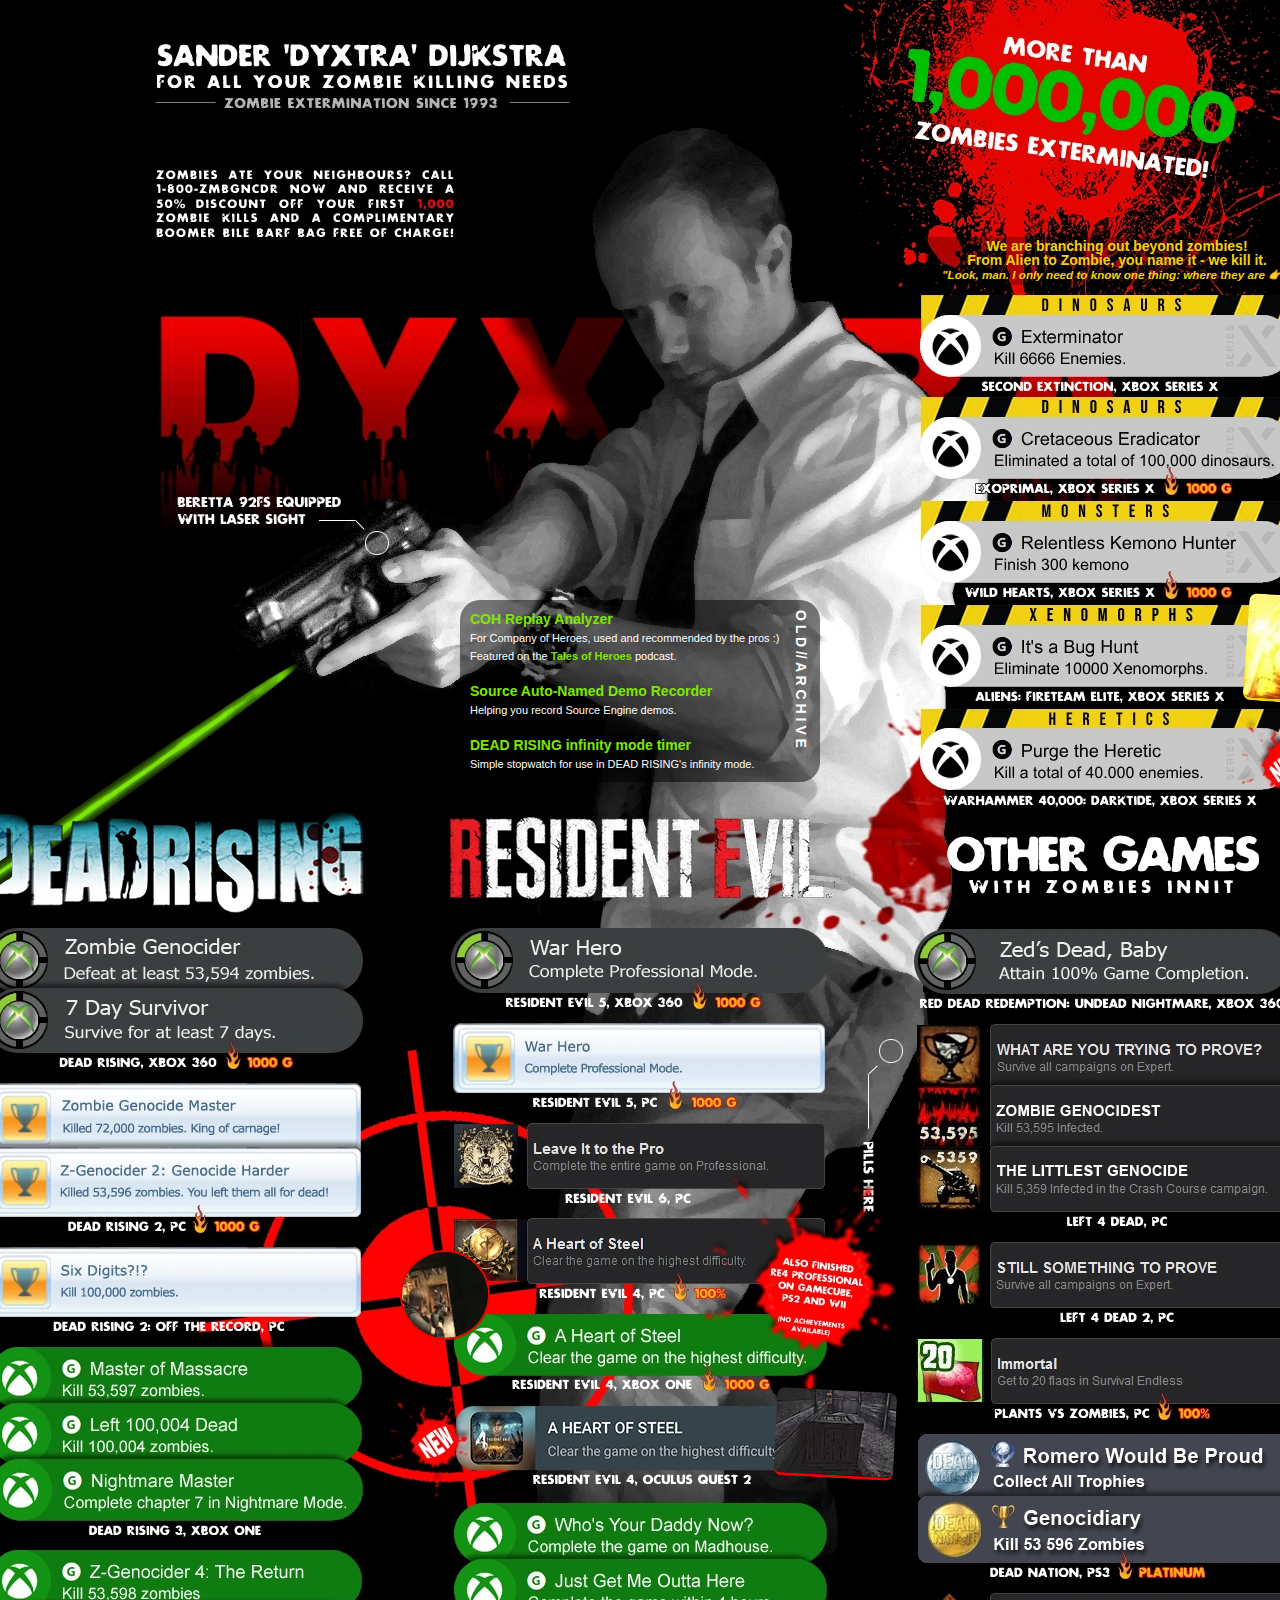
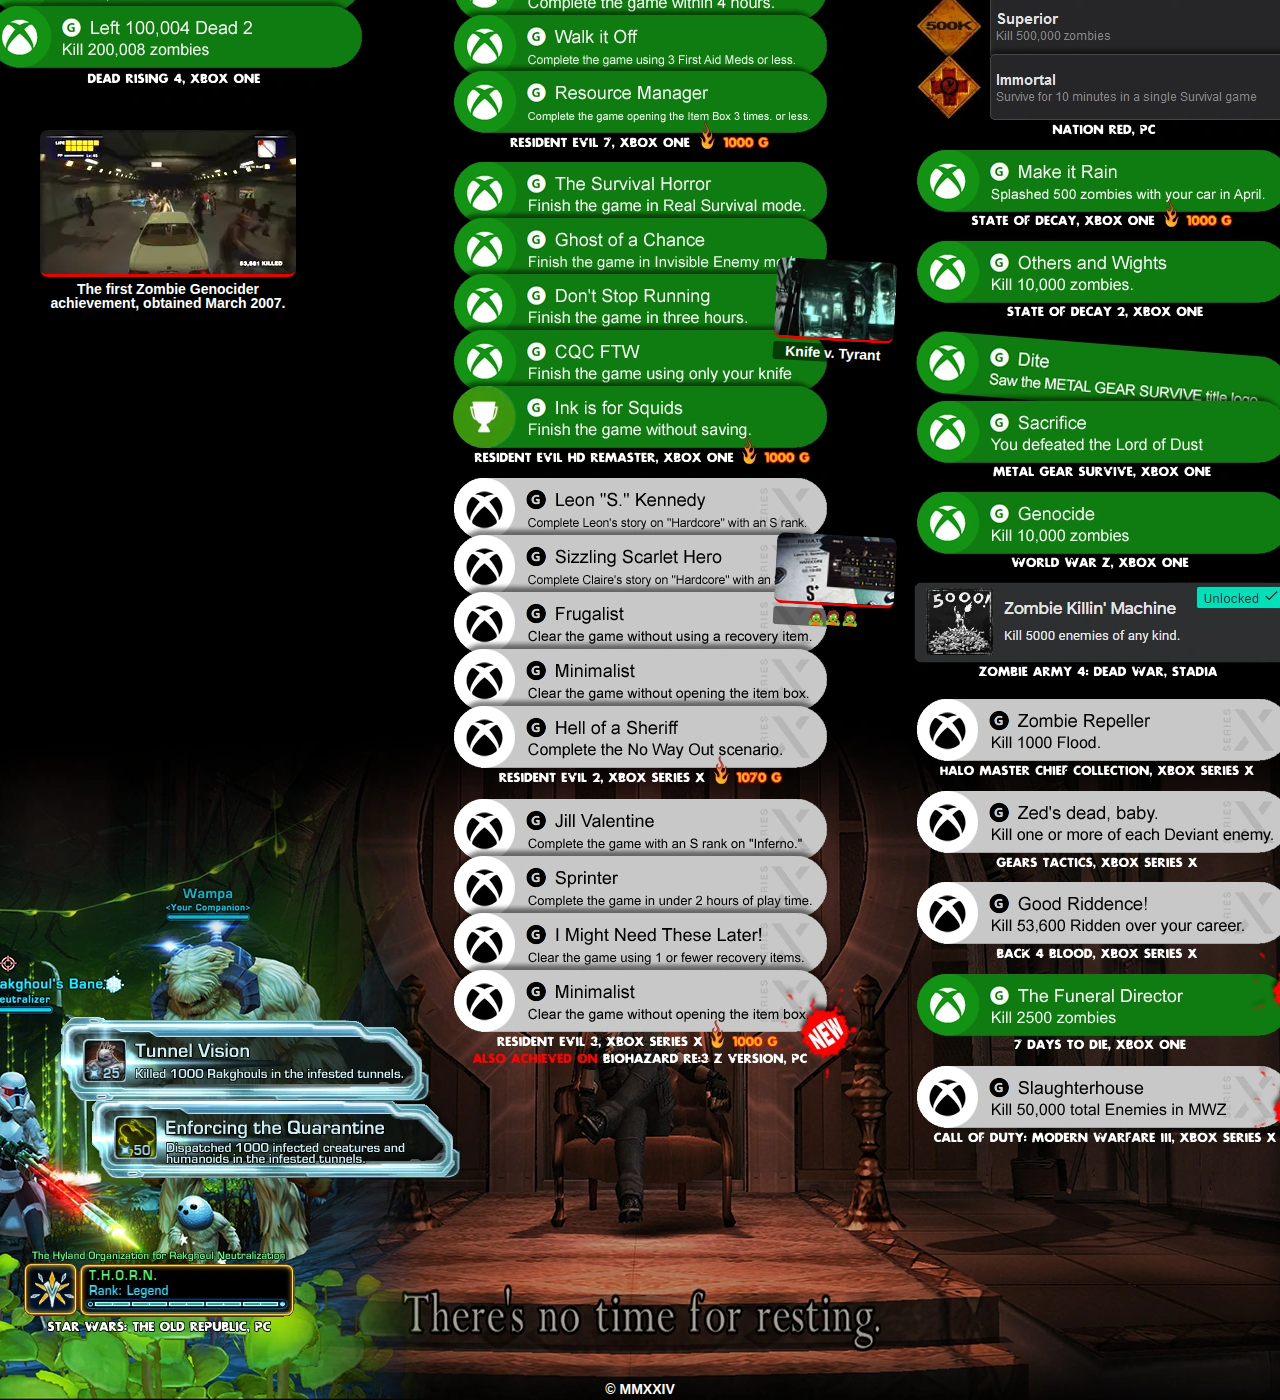
<file: index.html>
<!DOCTYPE html>

<html lang="en">
<head>
  <meta charset="utf-8">
  <meta name="viewport" content="width=device-width, initial-scale=1">
	<title>Dyxtra.com, obviously</title>

	<link rel="stylesheet" type="text/css" href="default.css">
</head>

<body style="margin: 0; background: #000 url(i/bg.webp) no-repeat top center;">

<!-- page block -->
<div style="display: flex; flex-direction: column; justify-content: space-between; width:100%; max-width: 1380px; height: 3000px; margin: auto;">

</div>

<!-- footer -->
<div style="position: absolute; top: 2980px; left: 50%; margin-left: -100px; width: 200px; text-align: center;"><b>© MMXXIV</b></div>

<!-- chat button -->
<!-- <button type="button" class="btn btn-success" onclick="tidioChatApi.open();" style="background-color:#00c100; color: black; border: 0px; border-radius: 3px; padding: 10px; cursor: pointer; position: absolute; top: 260px; left: 50%; width: 300px; margin-left: -480px;"><b>Click to chat with one of our operators!</b></button> -->

<!-- archive links -->
<div style="position: absolute; top: 600px; left: 50%; margin-left: -180px; border-radius: 20px; background: rgba(0, 0, 0, 0.5); padding: 10px; width: 340px;">
<span style="float:right; writing-mode: vertical-rl; text-orientation: mixed;"><b>O L D  //  A R C H I V E</b></span>
	<a href="coh">COH Replay Analyzer</a><br>
	<h5>For Company of Heroes, used and recommended by the pros :)<br>Featured on the <a href="http://www.gamefire.com" target="_blank">Tales of Heroes</a> podcast.</h5>
	<br><br>
	<a href="sander">Source Auto-Named Demo Recorder</a><br>
	<h5>Helping you record Source Engine demos.</h5>	
	<br><br>
	<a href="deadrising">DEAD RISING infinity mode timer</a><br>
	<h5>Simple stopwatch for use in DEAD RISING's infinity mode.</h5>
</div>

<!-- insets -->
<figcaption style="position: absolute; top: 240px; left: 50%; margin-left: 285px; width: 380px;  color: #f1d011; background: rgba(0, 0, 0, 0.25);">We are branching out beyond zombies!<br>From Alien to Zombie, you name it - we kill it.<br><small><i>"Look, man. I only need to know one thing: where they are &#128073 "</i><small></figcaption>
<figure style="position: absolute; top: 590px; left: 50%; margin-left: 520px; width: 380px;  height: 104px; transform: rotate(4deg); ">
	<img src="v/aliensfe.webp" style="border-radius: 8px; border-bottom: 3px solid #f1d011;">
</figure>

<img src="v/laser.webp" alt="" style="position: absolute; top: 835px; left: 50%; margin-left: -920px; width: 640px;  height: 20px; transform: rotate(-35deg); border-radius: 50%;">
<img src="i/dr.png" alt="" style="position: absolute; top: 810px; left: 50%; margin-left: -628px; width: 136px;  height: 104px;">

<figure style="position: absolute; top: 1720px; left: 50%; margin-left: -600px; width: 256px;  height: 144px; border-radius: 8px;">
	<img src="v/deadrising.webp" style="border-radius: 8px; border-bottom: 3px solid #e50400;">
	<figcaption style="color: #fff;">The first Zombie Genocider achievement, obtained March 2007.</figcaption>
</figure>

<img src="v/re4_snipe.webp" alt="" style="position: absolute; top: 1250px; left: 50%; margin-left: -240px; width: 86px;  height: 86px; transform: rotate(-8deg); border-radius: 50%; border: 2px solid #e50400;">

<figure style="position: absolute; top: 1380px; left: 50%; margin-left: 135px; transform: rotate(3deg); ">
	<img src="v/re4vr.webp" style="width: 120px;  height: 85px; border-radius: 8px; border-bottom: 3px solid #e50400;">
</figure>

<figure style="position: absolute; top: 1850px; left: 50%; margin-left: 135px; transform: rotate(3deg); ">
	<img src="v/remake_knifetyrant.webp" style="width: 120px;  height: 78px; border-radius: 8px; border-bottom: 3px solid #e50400;">
	<figcaption style="color: #fff;background: rgba(0, 0, 0, 0.5);">Knife v. Tyrant</figcaption>
</figure>

<figure style="position: absolute; top: 2125px; left: 50%; margin-left: 135px; transform: rotate(3deg); ">
	<a href="i/re2r.jpg" target="_blank"><img src="i/re2r_th.jpg" style="width: 120px;  height: 68px; border-radius: 8px; border-bottom: 3px solid #e50400;"></a>
	<figcaption style="color: #fff;background: rgba(0, 0, 0, 0.5);">🧟🧟🧟</figcaption>
</figure>

<img src="v/toast.webp" alt="" style="position: absolute; top: 1986px; left: 50%; margin-left: -187px; width: 62px;  height: 62px; border-radius: 50%;">
<img src="v/visor.gif" alt="" style="position: absolute; top: 2680px; left: 50%; margin-left: -644px; width: 37px;  height: 26px;">

<script src="https://code.tidio.co/ipyhprpgqcznjururxa67bd1cxb1w5rg.js" async></script>
</body>
</html>
</file>
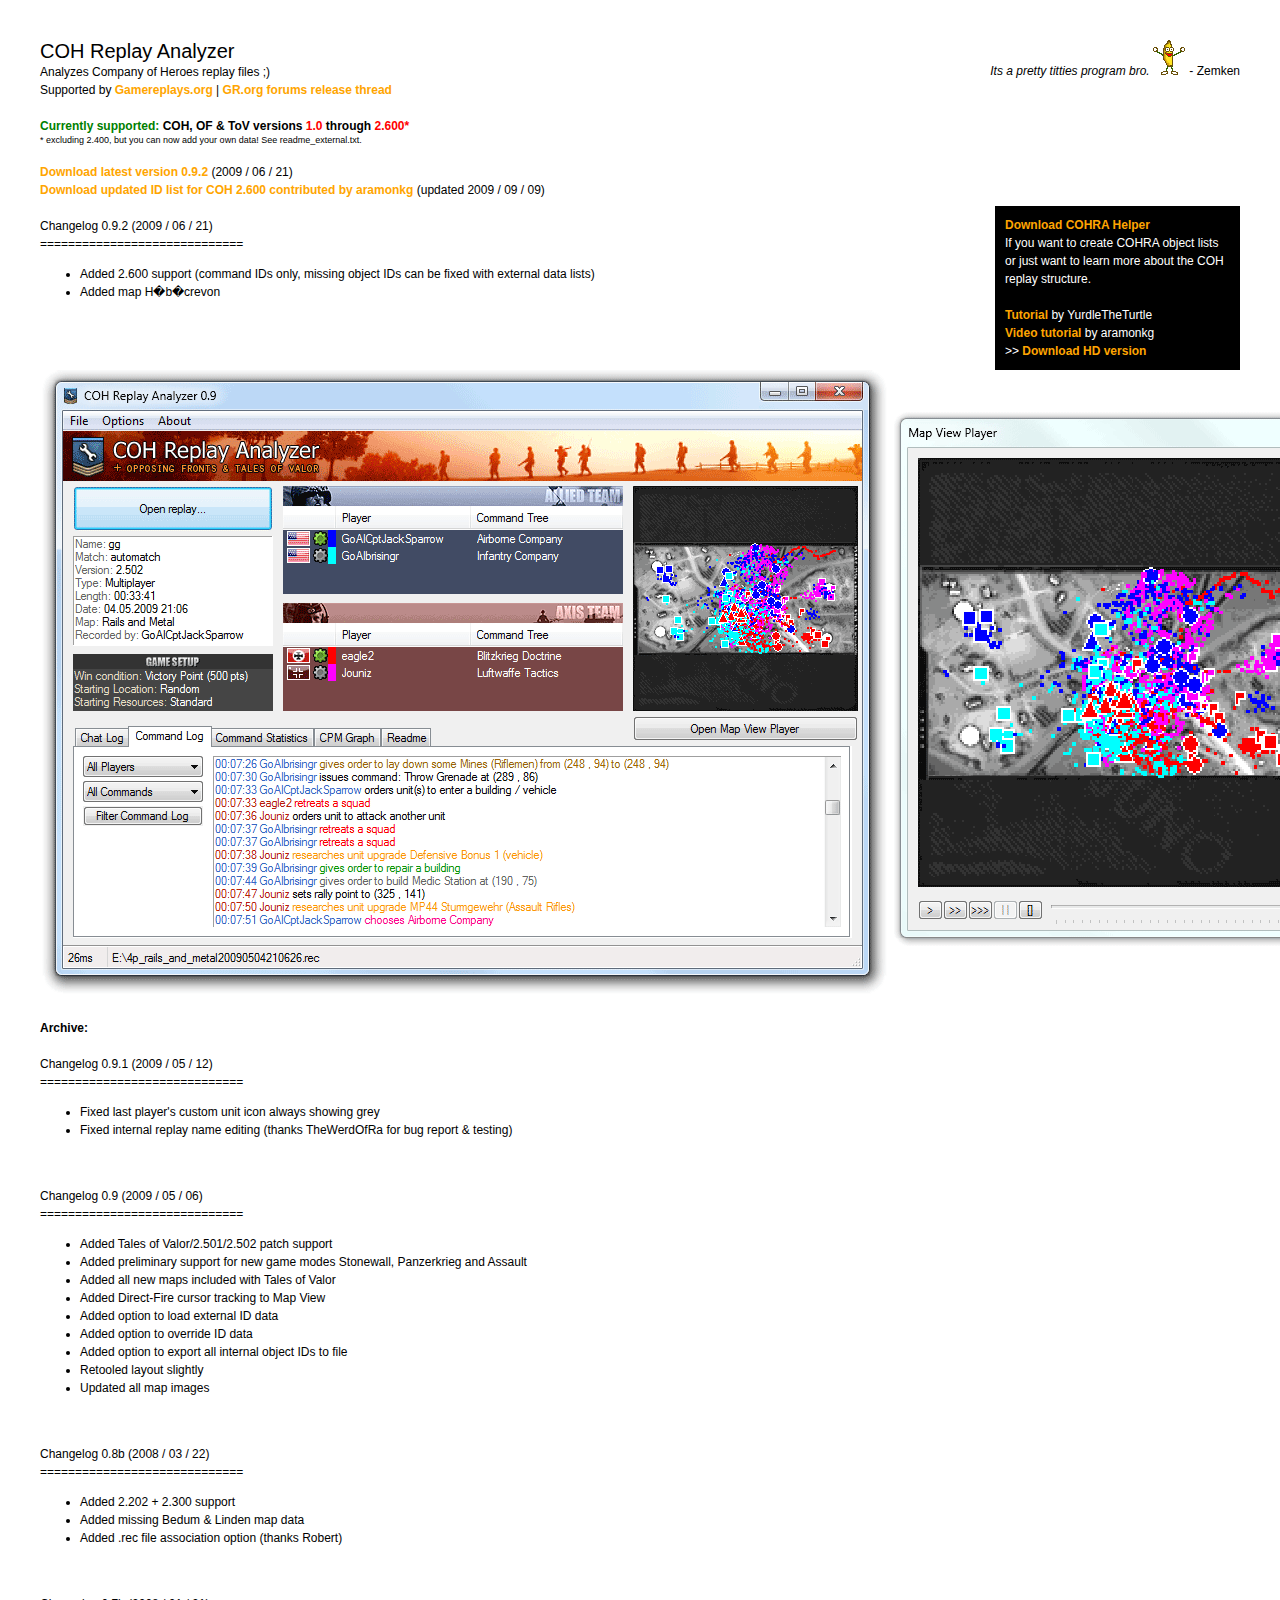
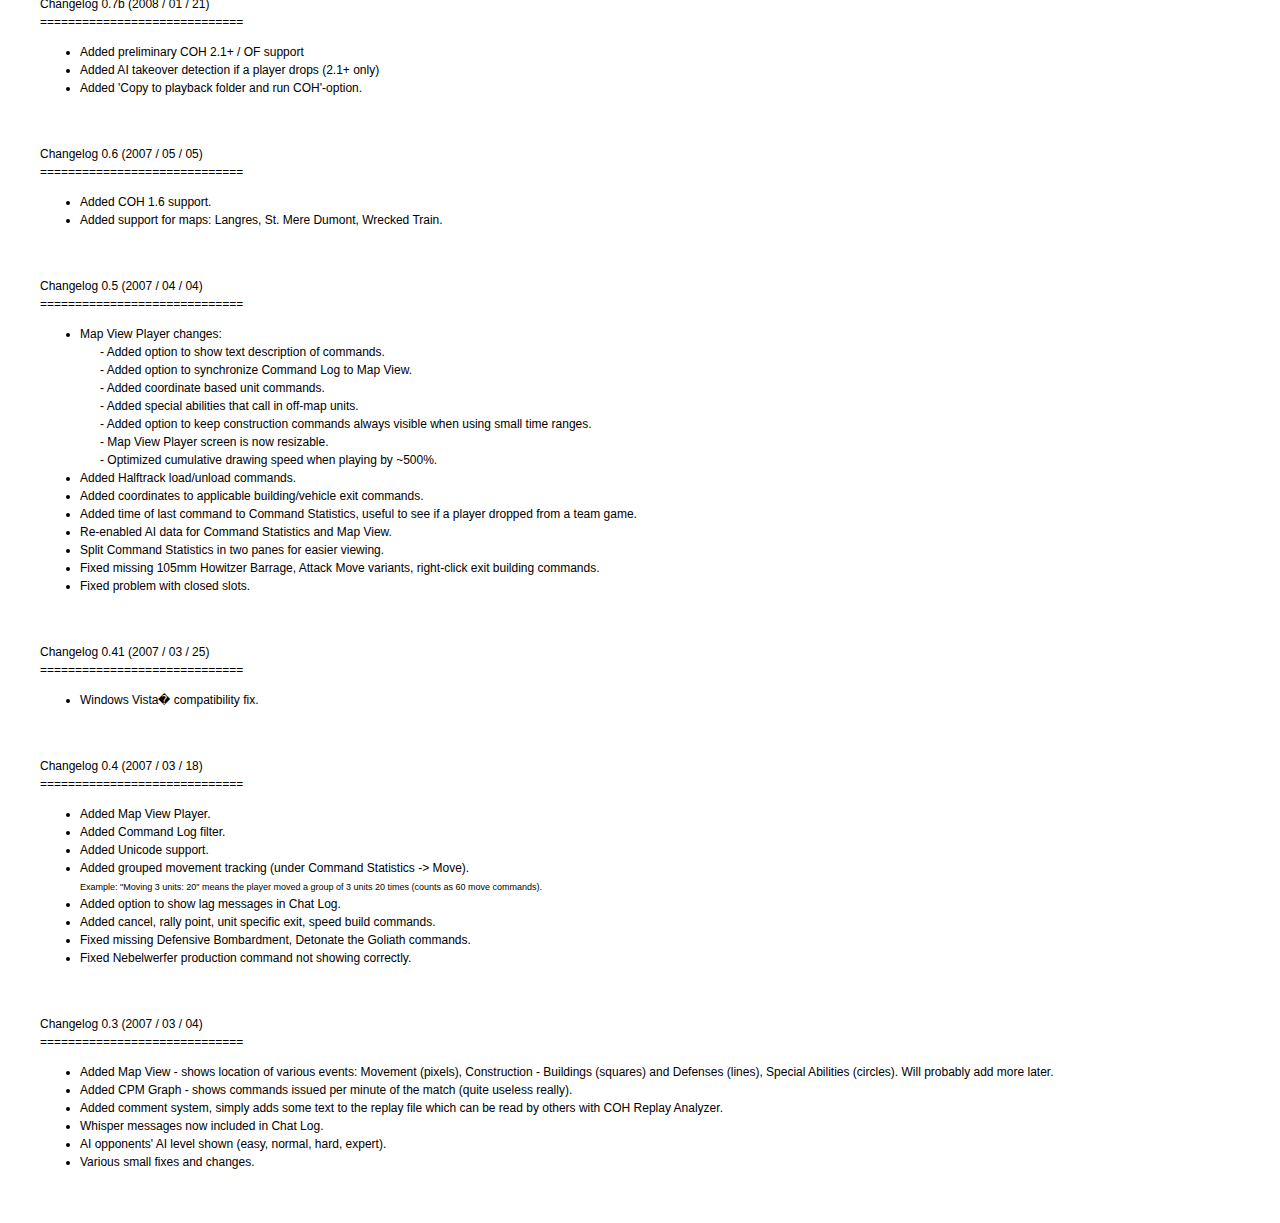
<file: coh/index.html>
<!DOCTYPE HTML PUBLIC "-//W3C//DTD HTML 4.0 Transitional//EN">
<HTML>
<HEAD>
<TITLE>Company of Heroes files</TITLE>
<LINK rel="stylesheet" type="text/css" href="default.css">
</HEAD>

<BODY>
<DIV ALIGN="right" STYLE="float:right"><I>Its a pretty titties program bro. <IMG SRC="banana.gif" WIDTH="33" HEIGHT="35" BORDER="0" ALT=""></I> - Zemken
	<BR><BR>
	<BR><BR>
	<BR><BR>
	<BR><BR>	
	<DIV ALIGN="left" STYLE="width: 225px; background-color: #000000; color: #ffffff; margin: 0px; padding: 10px">
		<A HREF="cohra_helper.zip">Download COHRA Helper</A><BR>
		If you want to create COHRA object lists or just want to learn more about the COH replay structure.
		<BR><BR>
		<A HREF="http://forums.relicnews.com/showthread.php?p=3597745" target="_blank">Tutorial</A> by YurdleTheTurtle<BR>
		<A HREF="http://www.gamereplays.org/community/index.php?showtopic=205851&st=320&p=6340782&#entry6340782" target="_blank">Video tutorial</A> by aramonkg<BR>
		>> <A HREF="tutorial_aramonkg.mp4">Download HD version</A>
	</DIV>
</DIV>

<H2>COH Replay Analyzer</H2>
Analyzes Company of Heroes replay files ;)<BR>
Supported by <A HREF="http://gamereplays.org/coh" TARGET="_blank">Gamereplays.org</A> | <A HREF="http://www.gamereplays.org/community/index.php?showtopic=205851"  TARGET="_blank">GR.org forums release thread</A>
<BR><BR>

<B><font color="green">Currently supported:</font> COH, OF & ToV versions <font color="red">1.0</font> through <font color="red">2.600*</font></B><BR>
<H4>* excluding 2.400, but you can now add your own data! See readme_external.txt.</H4>
<BR><BR>

<A HREF="cohra.zip">Download latest version 0.9.2</A> (2009 / 06 / 21)<BR>
<A HREF="cohra_dat_2600.zip">Download updated ID list for COH 2.600 contributed by aramonkg</A> (updated 2009 / 09 / 09)
<BR><BR>
Changelog 0.9.2 (2009 / 06 / 21)<BR>
=============================<BR>
<UL>
	<LI>Added 2.600 support (command IDs only, missing object IDs can be fixed with external data lists)
	<LI>Added map H�b�crevon
</UL>

<A HREF="cohra.zip"><IMG SRC="cohra.png" WIDTH="1487" HEIGHT="631" BORDER="0" ALT="Download latest version"></A>
<BR><BR>
<B>Archive:</B>
<BR><BR>
Changelog 0.9.1 (2009 / 05 / 12)<BR>
=============================<BR>
<UL>
	<LI>Fixed last player's custom unit icon always showing grey
	<LI>Fixed internal replay name editing (thanks TheWerdOfRa for bug report & testing)
</UL>
<BR><BR>
Changelog 0.9 (2009 / 05 / 06)<BR>
=============================<BR>
<UL>
	<LI>Added Tales of Valor/2.501/2.502 patch support
	<LI>Added preliminary support for new game modes Stonewall, Panzerkrieg and Assault
	<LI>Added all new maps included with Tales of Valor
	<LI>Added Direct-Fire cursor tracking to Map View
	<LI>Added option to load external ID data
	<LI>Added option to override ID data
	<LI>Added option to export all internal object IDs to file
	<LI>Retooled layout slightly
	<LI>Updated all map images
</UL>

<BR><BR>

Changelog 0.8b (2008 / 03 / 22)<BR>
=============================<BR>
<UL>
	<LI>Added 2.202 + 2.300 support
	<LI>Added missing Bedum & Linden map data
	<LI>Added .rec file association option (thanks Robert)
</UL>

<BR><BR>

Changelog 0.7b (2008 / 01 / 21)<BR>
=============================<BR>
<UL>
	<LI>Added preliminary COH 2.1+ / OF support
	<LI>Added AI takeover detection if a player drops (2.1+ only)
	<LI>Added 'Copy to playback folder and run COH'-option.
</UL>

<BR><BR>

Changelog 0.6 (2007 / 05 / 05)<BR>
=============================<BR>
<UL>
	<LI>Added COH 1.6 support.
	<LI>Added support for maps: Langres, St. Mere Dumont, Wrecked Train.
</UL>

<BR><BR>

Changelog 0.5 (2007 / 04 / 04)<BR>
=============================<BR>
<UL>
	<LI>Map View Player changes:<BR>
	 &nbsp; &nbsp; &nbsp; - Added option to show text description of commands.<BR>
	 &nbsp; &nbsp; &nbsp; - Added option to synchronize Command Log to Map View.<BR>
	 &nbsp; &nbsp; &nbsp; - Added coordinate based unit commands.<BR>
	 &nbsp; &nbsp; &nbsp; - Added special abilities that call in off-map units.<BR>
	 &nbsp; &nbsp; &nbsp; - Added option to keep construction commands always visible when using small time ranges.<BR>
	 &nbsp; &nbsp; &nbsp; - Map View Player screen is now resizable.<BR>
	 &nbsp; &nbsp; &nbsp; - Optimized cumulative drawing speed when playing by ~500%.
	<LI>Added Halftrack load/unload commands.
	<LI>Added coordinates to applicable building/vehicle exit commands.
	<LI>Added time of last command to Command Statistics, useful to see if a player dropped from a team game.
	<LI>Re-enabled AI data for Command Statistics and Map View.
	<LI>Split Command Statistics in two panes for easier viewing.
	<LI>Fixed missing 105mm Howitzer Barrage, Attack Move variants, right-click exit building commands.
	<LI>Fixed problem with closed slots.
</UL>

<BR><BR>

Changelog 0.41 (2007 / 03 / 25)<BR>
=============================<BR>
<UL>
	<LI>Windows Vista� compatibility fix.
</UL>

<BR><BR>

Changelog 0.4 (2007 / 03 / 18)<BR>
=============================<BR>
<UL>
	<LI>Added Map View Player.
	<LI>Added Command Log filter.
	<LI>Added Unicode support.
	<LI>Added grouped movement tracking (under Command Statistics -> Move).<BR>
	<H4>Example: "Moving 3 units: 20" means the player moved a group of 3 units 20 times (counts as 60 move commands).</H4>
	<LI>Added option to show lag messages in Chat Log.
	<LI>Added cancel, rally point, unit specific exit, speed build commands.
	<LI>Fixed missing Defensive Bombardment, Detonate the Goliath commands.
	<LI>Fixed Nebelwerfer production command not showing correctly.
</UL>

<BR><BR>

Changelog 0.3 (2007 / 03 / 04)<BR>
=============================<BR>
<UL>
	<LI>Added Map View - shows location of various events: Movement (pixels), Construction - Buildings (squares) and Defenses (lines), Special Abilities (circles). Will probably add more later.
	<LI>Added CPM Graph - shows commands issued per minute of the match (quite useless really).
	<LI>Added comment system, simply adds some text to the replay file which can be read by others with COH Replay Analyzer.
	<LI>Whisper messages now included in Chat Log.
	<LI>AI opponents' AI level shown (easy, normal, hard, expert).
	<LI>Various small fixes and changes.
</UL>

</BODY>
</HTML>
</file>
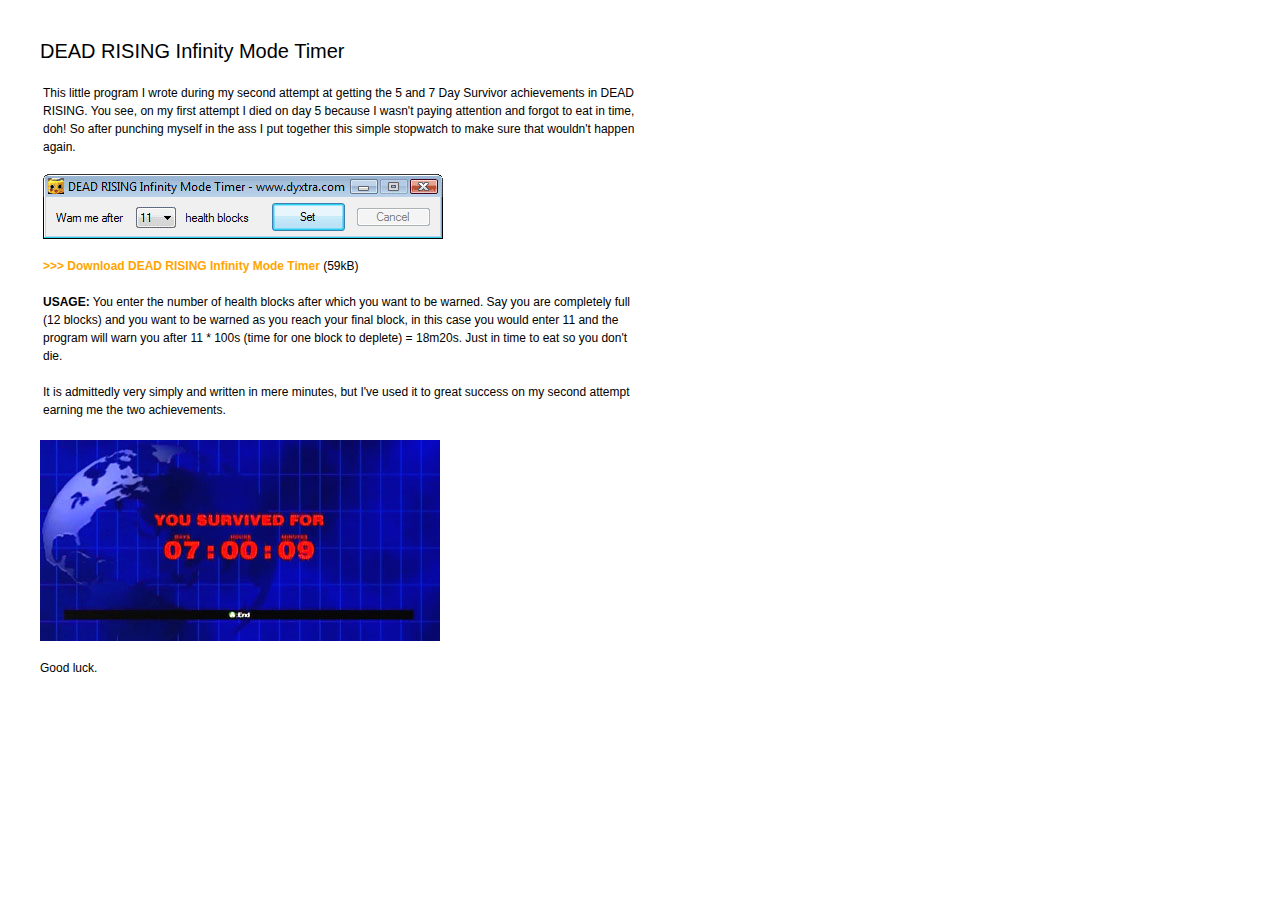
<file: deadrising/index.html>
<!DOCTYPE HTML PUBLIC "-//W3C//DTD HTML 4.0 Transitional//EN">
<HTML>
<HEAD>
<TITLE>DEAD RISING Infinity Mode Timer</TITLE>
<LINK rel="stylesheet" type="text/css" href="default.css">
</HEAD>

<BODY>
<H2>DEAD RISING Infinity Mode Timer</H2><BR>
<TABLE WIDTH="600">
<TR>
	<TD>
		This little program I wrote during my second attempt at getting the 5 and 7 Day Survivor achievements in DEAD RISING. You see, on my first attempt I died on day 5 because I wasn't paying attention and forgot to eat in time, doh! So after punching myself in the ass I put together this simple stopwatch to make sure that wouldn't happen again.
		<BR><BR>
		<IMG SRC="drimt.png" WIDTH="400" HEIGHT="65" BORDER="0" ALT="">
		<BR><BR>
		<A HREF="drimt.zip">>>> Download DEAD RISING Infinity Mode Timer</A> (59kB)
		<BR><BR>
		<B>USAGE:</B> You enter the number of health blocks after which you want to be warned. Say you are completely full (12 blocks) and you want to be warned as you reach your final block, in this case you would enter 11 and the program will warn you after 11 * 100s (time for one block to deplete) = 18m20s. Just in time to eat so you don't die.
		<BR><BR>
		It is admittedly very simply and written in mere minutes, but I've used it to great success on my second attempt earning me the two achievements.
	</TD>
</TR>
</TABLE>
<BR><IMG SRC="deadrising_7daysurvivor.jpg" WIDTH="400" HEIGHT="201" BORDER="0" ALT="">
<BR><BR>
Good luck.
</BODY>
</HTML>
</file>
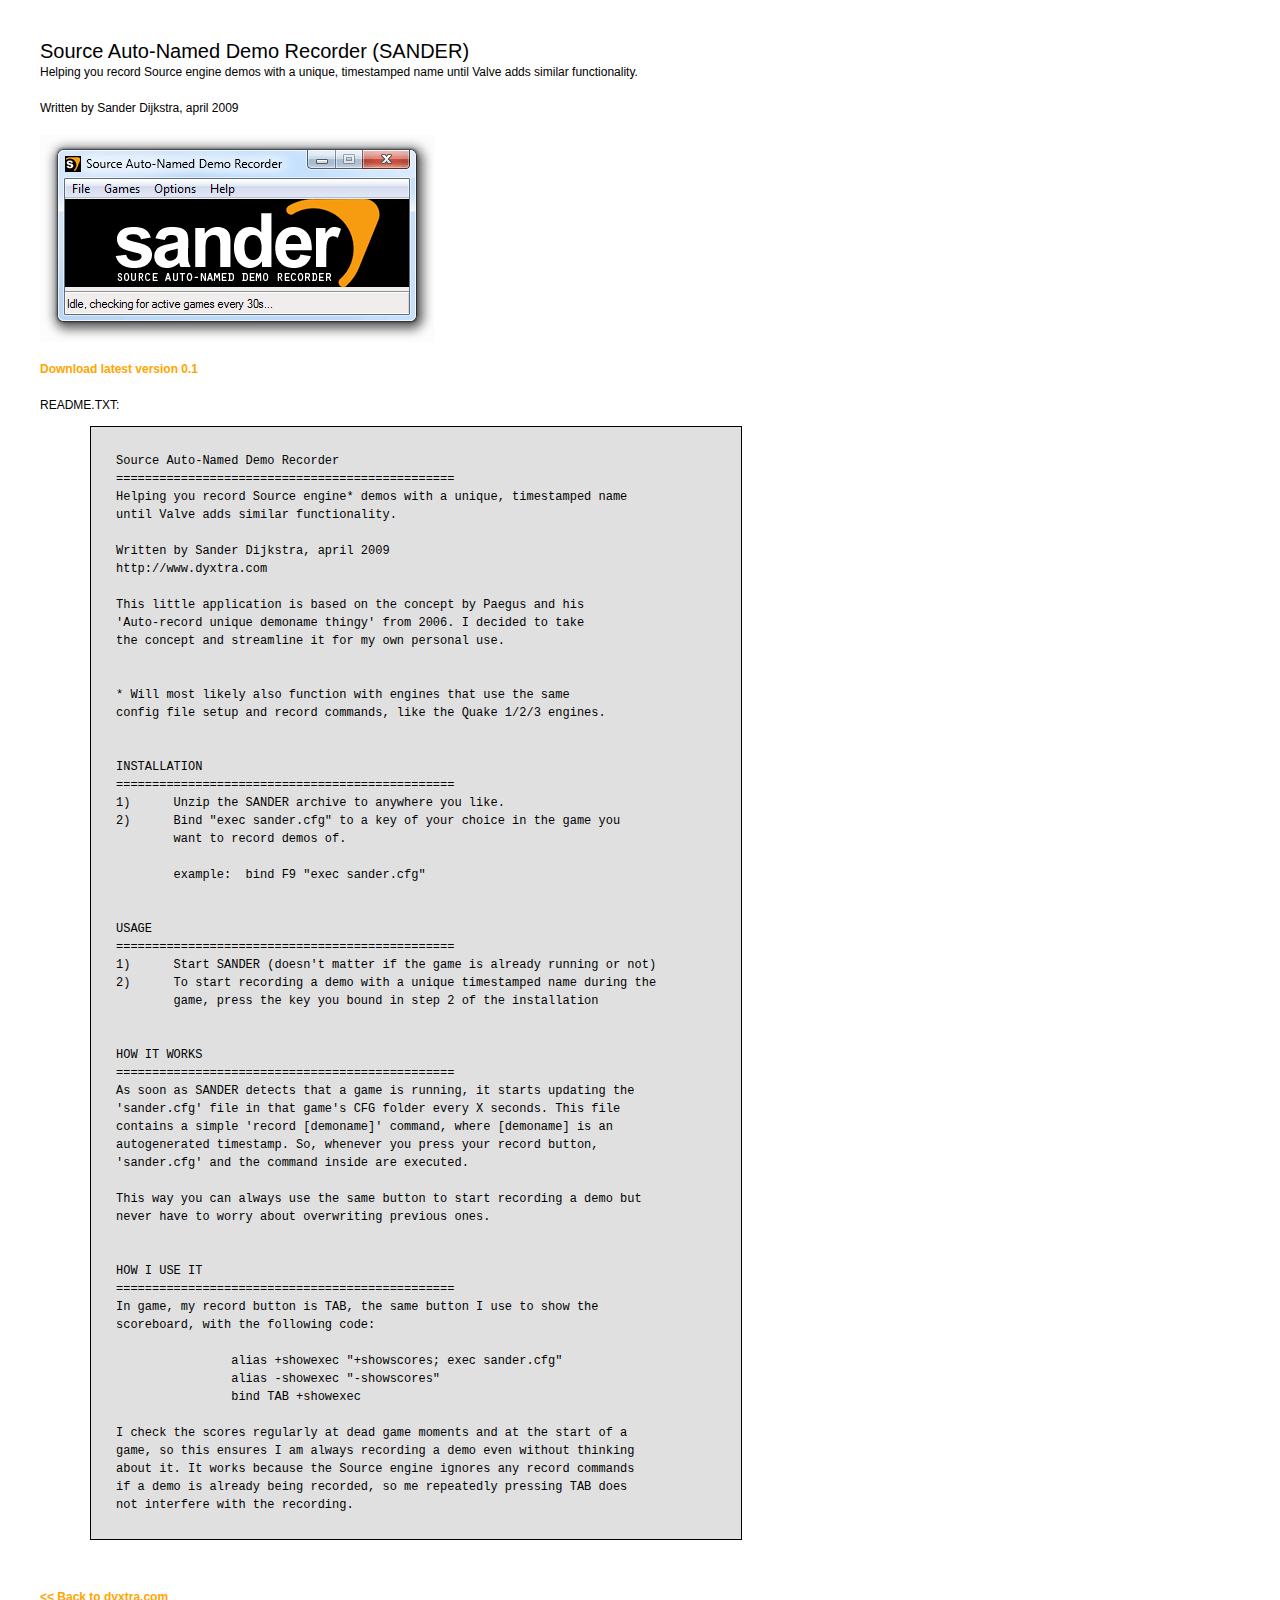
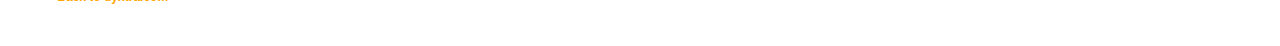
<file: sander/index.html>
<!DOCTYPE HTML PUBLIC "-//W3C//DTD HTML 4.0 Transitional//EN">
<HTML>
<HEAD>
<TITLE>Source Auto-Named Demo Recorder (SANDER)</TITLE>
<LINK rel="stylesheet" type="text/css" href="default.css">
</HEAD>

<BODY>
<H2>Source Auto-Named Demo Recorder (SANDER)</H2>
Helping you record Source engine demos with a unique, timestamped name until Valve adds similar functionality.
<BR><BR>
Written by Sander Dijkstra, april 2009
<BR><BR>
<IMG SRC="sander.png">
<BR><BR>
<A HREF="sander.zip">Download latest version 0.1</A>
<BR><BR>

README.TXT:
<PRE STYLE="width: 600px; border: 1px solid #000000; background-color: #e0e0e0; margin-left: 50px; padding: 25px">
Source Auto-Named Demo Recorder
===============================================
Helping you record Source engine* demos with a unique, timestamped name
until Valve adds similar functionality.

Written by Sander Dijkstra, april 2009
http://www.dyxtra.com

This little application is based on the concept by Paegus and his
'Auto-record unique demoname thingy' from 2006. I decided to take
the concept and streamline it for my own personal use.


* Will most likely also function with engines that use the same
config file setup and record commands, like the Quake 1/2/3 engines.


INSTALLATION
===============================================
1)	Unzip the SANDER archive to anywhere you like.
2)	Bind "exec sander.cfg" to a key of your choice in the game you
	want to record demos of.
	
	example:  bind F9 "exec sander.cfg"

		
USAGE
===============================================
1)	Start SANDER (doesn't matter if the game is already running or not)
2)	To start recording a demo with a unique timestamped name during the
	game, press the key you bound in step 2 of the installation


HOW IT WORKS
===============================================
As soon as SANDER detects that a game is running, it starts updating the
'sander.cfg' file in that game's CFG folder every X seconds. This file
contains a simple 'record [demoname]' command, where [demoname] is an
autogenerated timestamp. So, whenever you press your record button,
'sander.cfg' and the command inside are executed.

This way you can always use the same button to start recording a demo but
never have to worry about overwriting previous ones.


HOW I USE IT
===============================================
In game, my record button is TAB, the same button I use to show the
scoreboard, with the following code:

		alias +showexec "+showscores; exec sander.cfg"
		alias -showexec "-showscores"
		bind TAB +showexec
			
I check the scores regularly at dead game moments and at the start of a
game, so this ensures I am always recording a demo even without thinking
about it. It works because the Source engine ignores any record commands
if a demo is already being recorded, so me repeatedly pressing TAB does
not interfere with the recording.					
</PRE>
<BR><BR>
<A HREF="../"><< Back to dyxtra.com</A>


</BODY>
</HTML>
</file>
<file: default.css>
BODY, TD {
	FONT-SIZE: 14px;
	FONT-FAMILY:  Arial, Tahoma, Verdana, Helvetica;
	line-height: 18px;
	color: white;

}

A:link {
	COLOR: #7ee702; TEXT-DECORATION: none; FONT-WEIGHT: bold
}
A:active {
	COLOR: #7ee702; TEXT-DECORATION: none; FONT-WEIGHT: bold
}
A:visited {
	COLOR: #7ee702; TEXT-DECORATION: none; FONT-WEIGHT: bold
}
A:hover {
	COLOR: #7ee702; TEXT-DECORATION: underline; FONT-WEIGHT: bold

}

H3 {
	DISPLAY: inline;
	PADDING: 0px;
	MARGIN: 0px;
	FONT: 16px Arial, Tahoma, Verdana, Helvetica;
}

H5 {
	DISPLAY: inline;
	PADDING: 0px;
	MARGIN: 0px;
	FONT: 11px Arial, Tahoma, Verdana, Helvetica;
}

figure {
	text-align:center;
}

figcaption {
	font-weight: bold;
	font-size: 14px;
	line-height: 14px;
	font-family: Arial, Tahoma, Verdana, Helvetica;
    padding: 2px;
	margin-top: -3px;
    text-align: center;
	border-radius: 3px;
}
</file>
<file: coh/default.css>
BODY {
	PADDING: 20px;
	MARGIN: 20px;
	background-color: #fff;

}

BODY, TD {
	FONT-SIZE: 12px;
	FONT-FAMILY: Arial, Tahoma, Verdana, Helvetica;
	line-height: 18px;
	color: black;

}

A:link {
	COLOR: orange; TEXT-DECORATION: none; FONT-WEIGHT: bold
}
A:active {
	COLOR: orange; TEXT-DECORATION: none; FONT-WEIGHT: bold
}
A:visited {
	COLOR: orange; TEXT-DECORATION: none; FONT-WEIGHT: bold
}
A:hover {
	COLOR: orange; TEXT-DECORATION: underline; FONT-WEIGHT: bold

}

H2 {
	PADDING: 0px;
	MARGIN: 0px;
	FONT: 20px Georgia, Tahoma, Verdana, Geneva, Arial, Helvetica;
}

H4 {
	DISPLAY: inline;
	PADDING: 0px;
	MARGIN: 0px;
	FONT: 9px Arial, Tahoma, Verdana, Helvetica;
}
</file>
<file: deadrising/default.css>
BODY {
	PADDING: 20px;
	MARGIN: 20px;
	background-color: #fff;

}

BODY, TD {
	FONT-SIZE: 12px;
	FONT-FAMILY: Arial, Tahoma, Verdana, Helvetica;
	line-height: 18px;
	color: black;

}

A:link {
	COLOR: orange; TEXT-DECORATION: none; FONT-WEIGHT: bold
}
A:active {
	COLOR: orange; TEXT-DECORATION: none; FONT-WEIGHT: bold
}
A:visited {
	COLOR: orange; TEXT-DECORATION: none; FONT-WEIGHT: bold
}
A:hover {
	COLOR: orange; TEXT-DECORATION: underline; FONT-WEIGHT: bold

}

H2 {
	PADDING: 0px;
	MARGIN: 0px;
	FONT: 20px Georgia, Tahoma, Verdana, Geneva, Arial, Helvetica;
}

H4 {
	DISPLAY: inline;
	PADDING: 0px;
	MARGIN: 0px;
	FONT: 9px Arial, Tahoma, Verdana, Helvetica;
}
</file>
<file: sander/default.css>
BODY {
	PADDING: 20px;
	MARGIN: 20px;
	background-color: #fff;

}

BODY, TD {
	FONT-SIZE: 12px;
	FONT-FAMILY: Arial, Tahoma, Verdana, Helvetica;
	line-height: 18px;
	color: black;

}

A:link {
	COLOR: orange; TEXT-DECORATION: none; FONT-WEIGHT: bold
}
A:active {
	COLOR: orange; TEXT-DECORATION: none; FONT-WEIGHT: bold
}
A:visited {
	COLOR: orange; TEXT-DECORATION: none; FONT-WEIGHT: bold
}
A:hover {
	COLOR: orange; TEXT-DECORATION: underline; FONT-WEIGHT: bold

}

H2 {
	PADDING: 0px;
	MARGIN: 0px;
	FONT: 20px Georgia, Tahoma, Verdana, Geneva, Arial, Helvetica;
}

H4 {
	DISPLAY: inline;
	PADDING: 0px;
	MARGIN: 0px;
	FONT: 9px Arial, Tahoma, Verdana, Helvetica;
}
</file>
